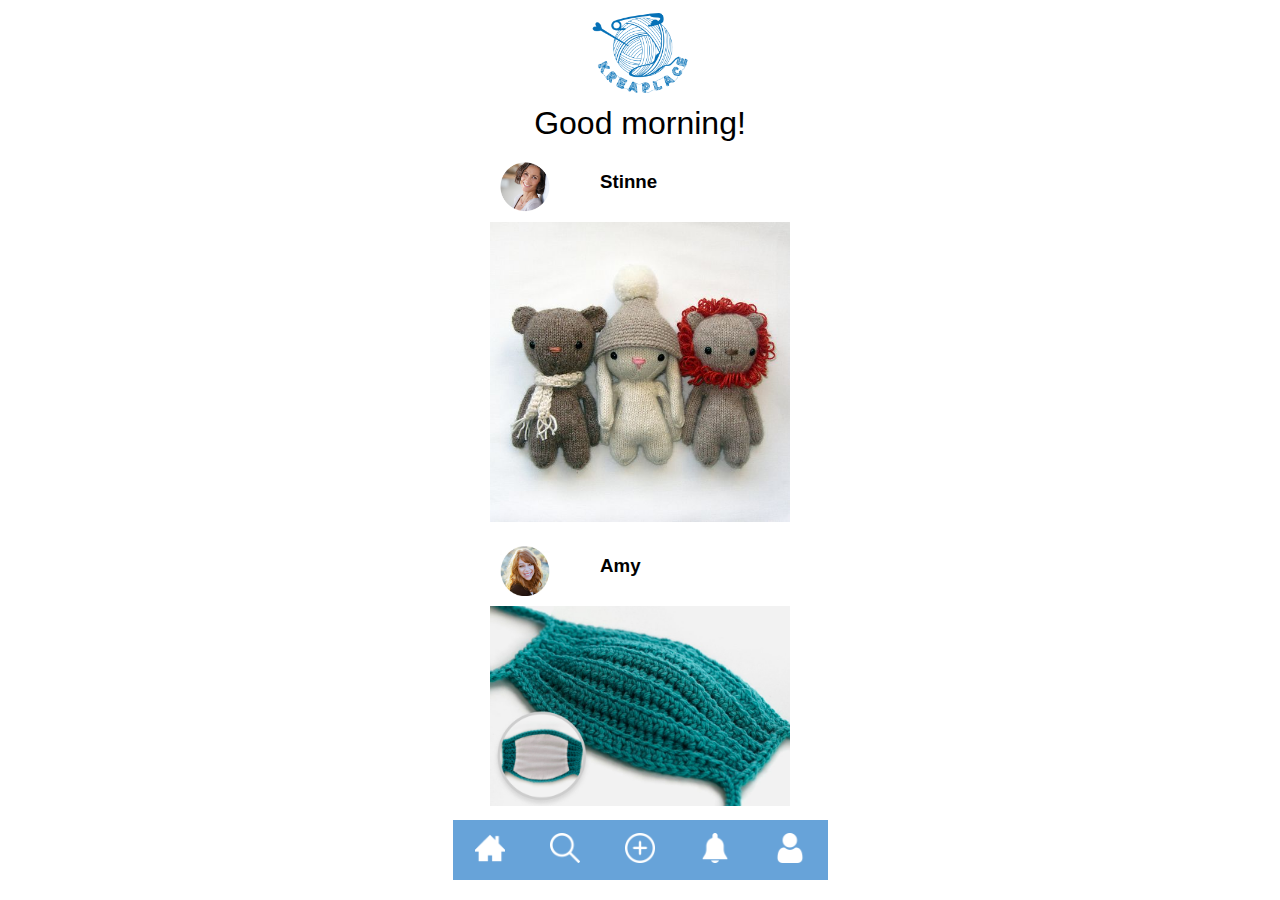
<file: index.html>
<!DOCTYPE html>
<html lang="en">

<head>
    <meta charset="utf-8">
    <meta name="viewport" content="width=device-width, initial-scale=1.0">
    <title>Home</title>
    <link rel="stylesheet" href="css.css">
    <meta name="keywords" content="Knitting, Crocheting">
    <meta name="description" content="Application for crocheting and knitting lovers">
    <script type="javascript" src="js.js"></script>
</head>

    <header>
    <img class="logo" src="photos/logo.png">
    <h1 id="greeting"> </h1>
        <script>
        var currentTime = new Date();
var h = currentTime.getHours();
hourarray = ["Good night!", "Good night!", "Good night!", "Good night!", "Good night!", "Good morning!", "Good morning!", "Good morning!", "Good morning!", "Good morning!", "Good morning!", "Good morning!", "Good afternoon!", "Good afternoon!", "Good afternoon!", "Good afternoon!", "Good afternoon!", "Good afternoon!", "Good evening!","Good evening!","Good evening!", "Good evening!", "Good evening!", "Good evening!",]
var greeting = document.getElementById("greeting").innerHTML = hourarray[h];
        </script>
    </header>

    <body>
<div class="post">
        <div class="person">
    <img class="person_photo" src="photos/profile-2.png"><h3>Stinne</h3>
    </div>
    <img class="photo" src="./photos/toys.jpg">
        </div>
        <div class="post">
        <div class="person">
    <img class="person_photo" src="photos/Annotation%202020-05-18%20170818.jpg"><h3>Amy</h3>
    </div>
    <img class="photo" src="./photos/mask-crochet.jpg">
        </div>
    </body>
        <footer class="footer">
           <a href="index.html"><img class="icon" src="./photos/home.png"></a>
           <a href="index.html"><img class="icon" src="./photos/plus%20icon.png"></a>
            <a href="index.html"><img class="icon" src="./photos/plus.png"></a>
            <a href="index.html"><img class="icon" src="./photos/bell.png"></a>
            <a href="index.html"><img class="icon" src="./photos/user.png"></a>
        </footer>
</html>
</file>
<file: css.css>
body {
    display: flex;
    justify-content: center;
    align-items: center;
    flex-direction: column;
    height: auto;
    margin: 0px;
    width: 375px;
    position: absolute;
    left: 50%;
    margin-left: -187.5px;
}

header {
    display: flex;
    justify-content: center;
    align-items: center;
    flex-direction: column;
    margin-top: 10px;
}

.logo {
    width: 100px;
}

#greeting {
    margin: 10px;
    font-family: century-gothic, sans-serif;
    font-weight: 400;
    font-style: normal;
}

footer {
    display: flex;
    justify-content: space-around;
    align-items: center;
    height: 60px;
    background-color: #67a3d9;
    width: 100%;
}

.icon {
    width: 30px;
    margin: 10px;
}

.person {
    display: flex;
    flex-direction: row;
    text-align: center;
    font-family: century-gothic, sans-serif;
    font-weight: 600;
    font-style: normal;
}

.person_photo {
    width: 50px;
    height: 50px;
    margin: 10px 50px 10px 10px
}

.photo {
    width: 300px;
    margin: 0px 0px 10px 0px;
}

/* Discover1 page */

.header_dis_1 {
    display: flex;
    justify-content: center;
    align-items: center;
    flex-direction: row;
    margin-top: 0px;
    height: 60px;
    background-color: #67a3d9;
    width: 100%;
}
.search_box{
    height: 40px;
    width: 70%;
    background-color: #fff;
    border-radius: 10px;
}

.search_icon{
    width: 30px;
    margin-left: 20px;
}
main{

}
.category{
display: flex;
flex-direction: row;
margin: 20px;
}
.category_photo{
    width: 150px;
    margin-right: 20px;
}
.category_h1{
    display: flex;
    text-align: center;
    align-items: center;
    font-family: century-gothic, sans-serif;
    font-weight: 600;
    font-style: normal;
    margin: 0px;
}
.category_text{
    display: flex;
    flex-direction: column;
    align-items: center;
    text-align: center;
    justify-content: center;
    width: 100%;
    font-family: century-gothic, sans-serif;
    font-weight: 400;
    font-style: normal;
}

.search_type{
    margin: 11px 10px;
color: #999;
        font-family: century-gothic, sans-serif;
    font-weight: 100;
    font-style: normal;
    font-size: 10pt;
}
</file>
